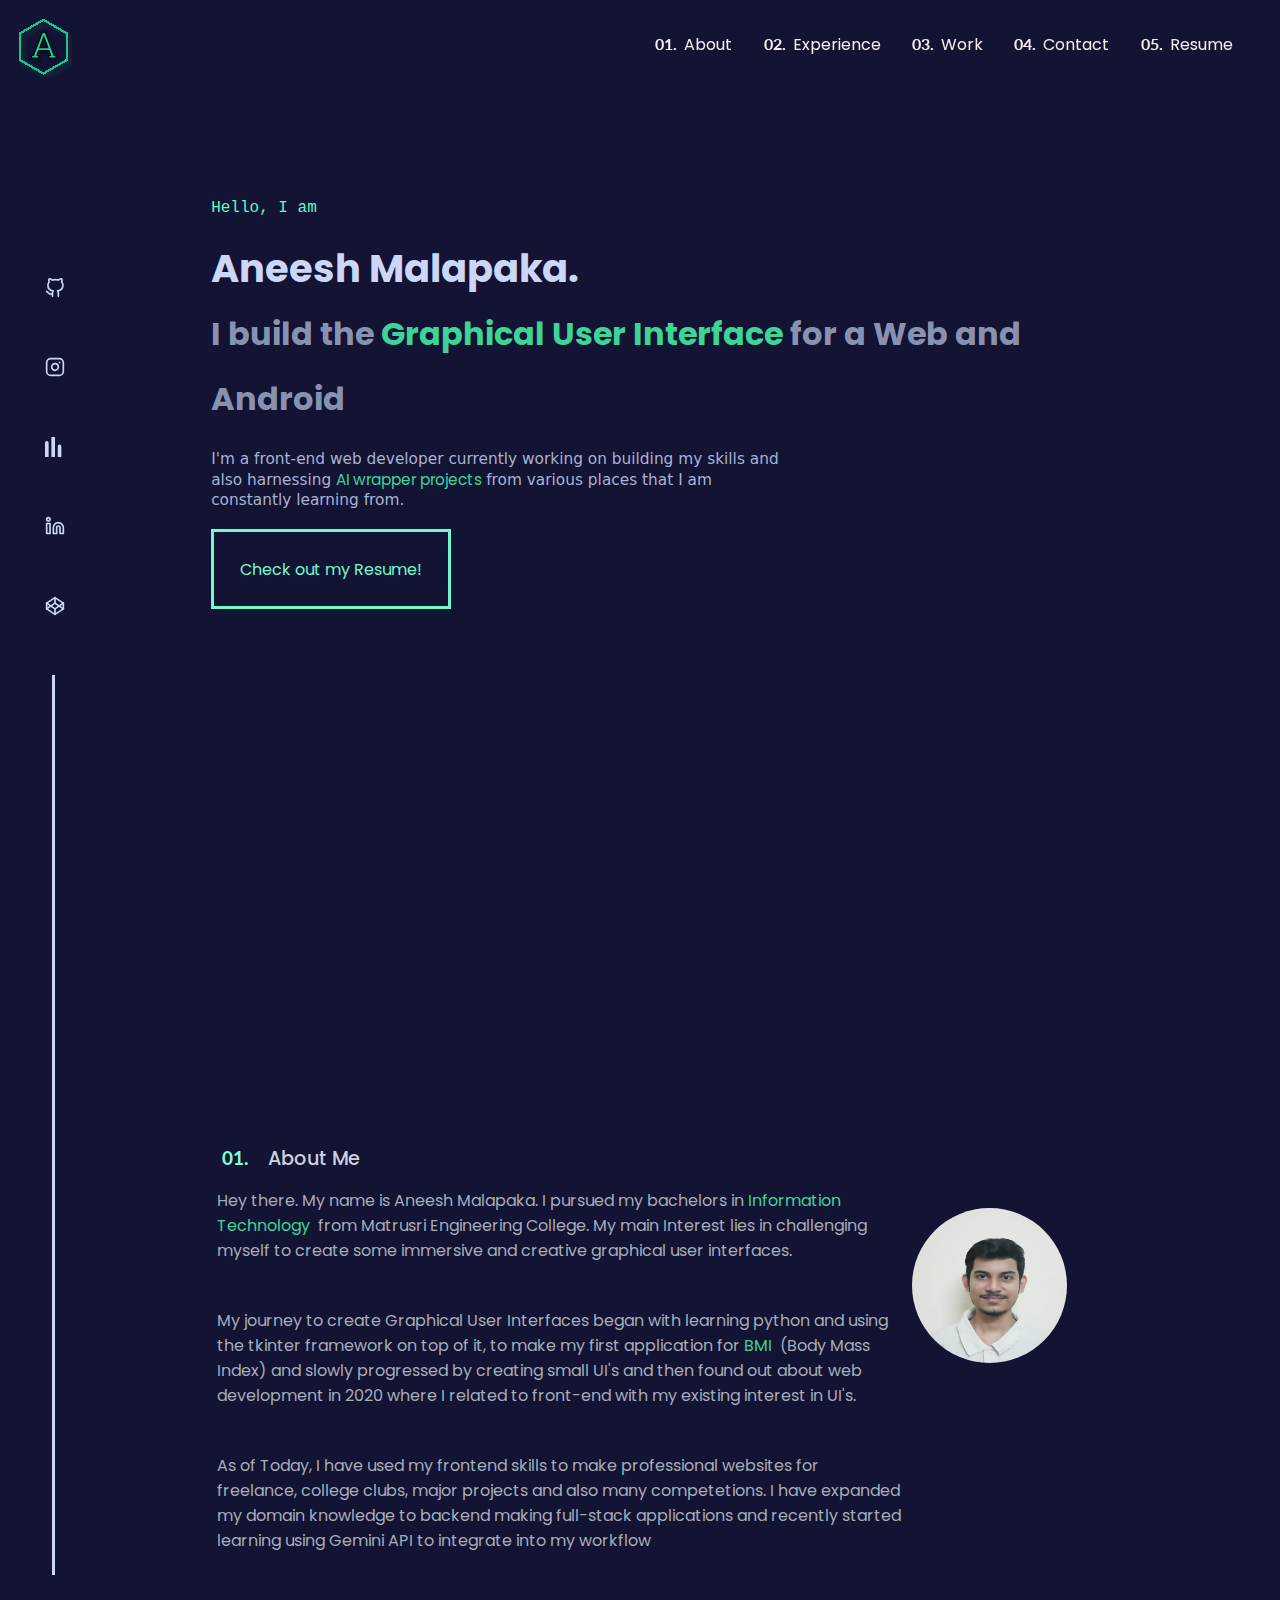
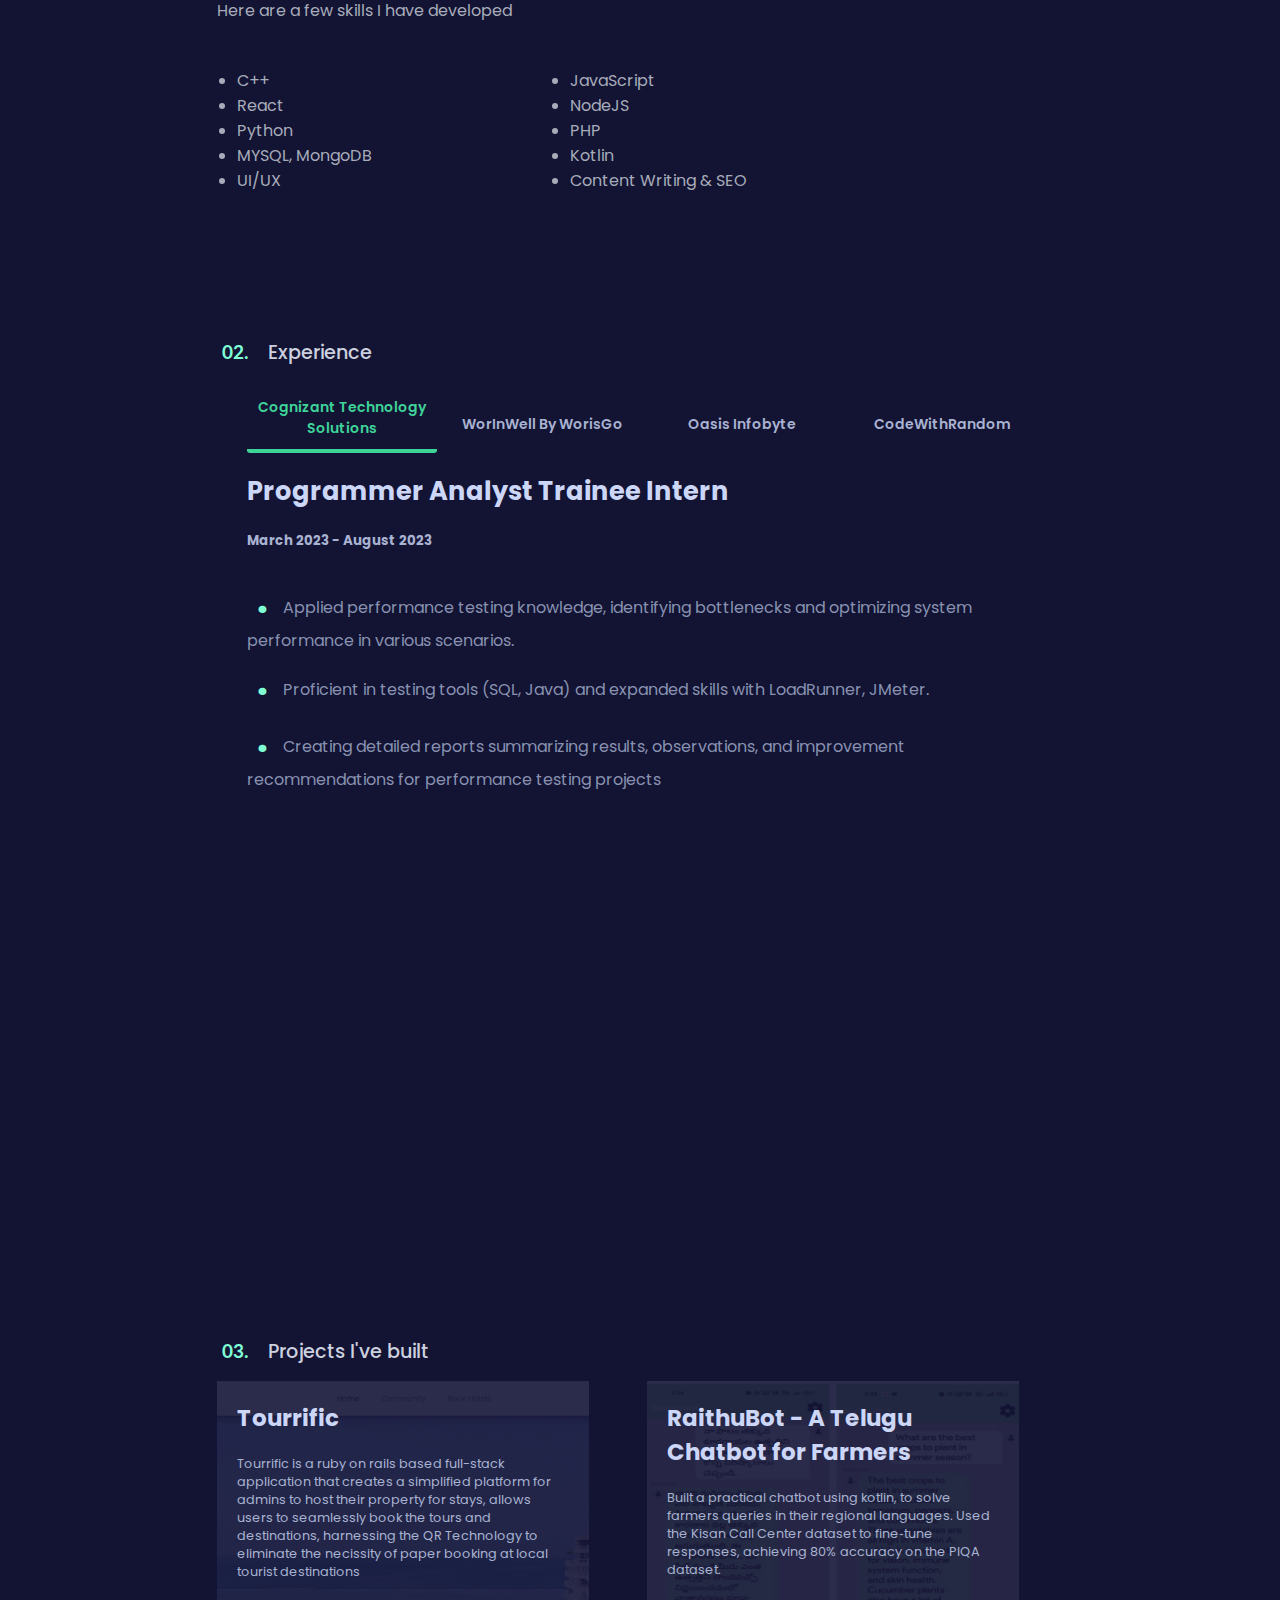
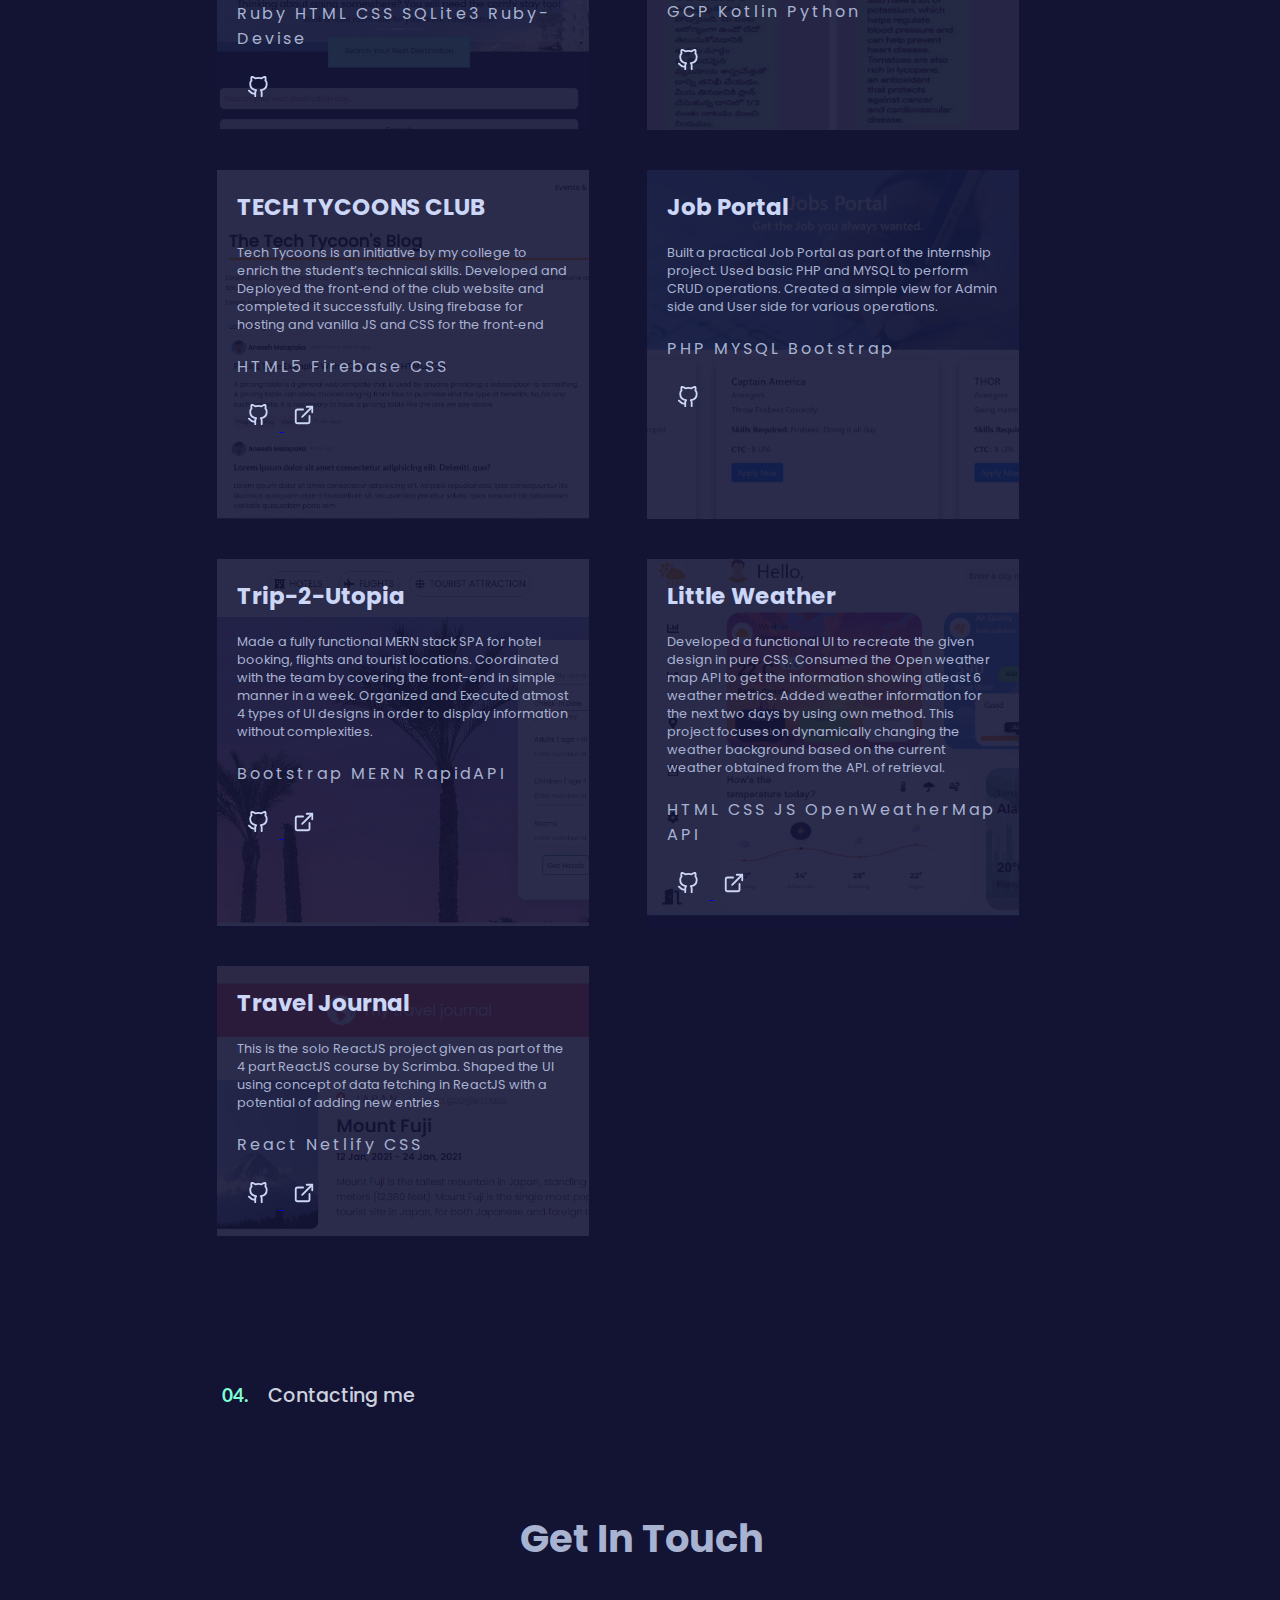
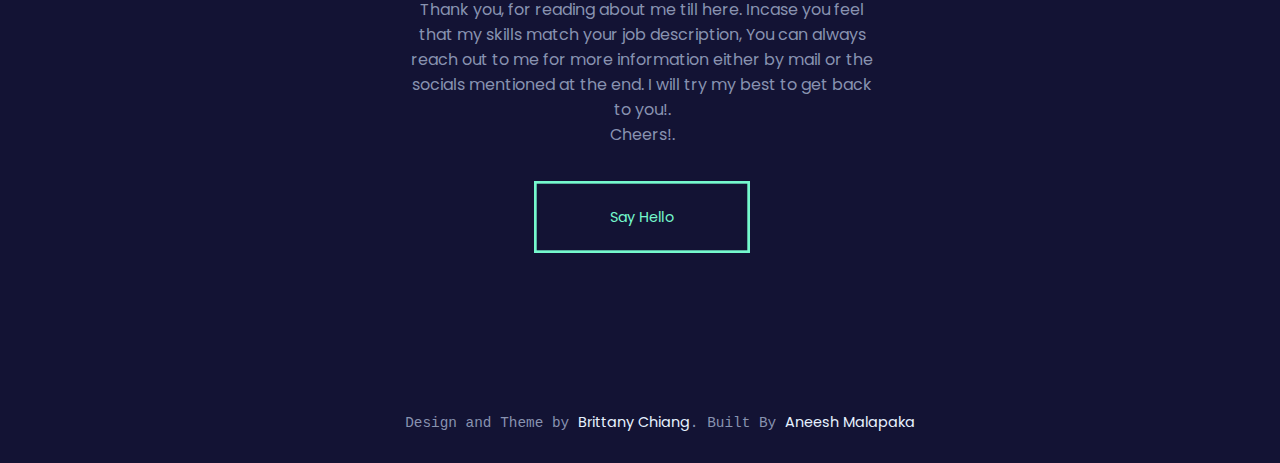
<file: index.html>
<!DOCTYPE html>
<html lang="en">

  <head>
    <meta charset="UTF-8">
    <meta http-equiv="X-UA-Compatible" content="IE=edge">
    <meta name="viewport" content="width=device-width, initial-scale=1.0">
    <title>Aneesh Malapaka</title>
    <link rel="stylesheet" href="style.css">
    <link rel="stylesheet" href="main.css">
    <link rel="icon" href="assets/Portfolio-Logo.ico">
    <!-- Google tag (gtag.js) -->
    <script async src="https://www.googletagmanager.com/gtag/js?id=G-2CQTSH6RHJ"></script>
    <script>
      window.dataLayer = window.dataLayer || [];
      function gtag(){dataLayer.push(arguments);}
      gtag('js', new Date());

      gtag('config', 'G-2CQTSH6RHJ');
    </script>

    <link href="https://cdnjs.cloudflare.com/ajax/libs/font-awesome/5.13.0/css/all.min.css" rel="stylesheet">
  </head>

  <body>
    <header class="primary-header flex">
      <div class="logo">
        <svg class="LogoSvg" viewBox="-6 -2 55 56" fill="none" xmlns="http://www.w3.org/2000/svg">
          <g filter="url(#filter0_d_0_1)">
            <path
              d="M13.0938 37V35.0312L14.7812 34.7969L22.7344 14.25H25.375L33.1875 34.7969L34.8594 35.0312V37H28.3281V35.0312L30.0469 34.7344L28.5469 30.5469H19.4375L17.8906 34.7344L19.6094 35.0312V37H13.0938ZM20.3906 27.9688H27.6094L24.2656 18.7188L24.0781 18.2031H23.9844L23.7969 18.7188L20.3906 27.9688Z"
              fill="#19D29B" />
            <path
              d="M13.0938 37H12.5938V37.5H13.0938V37ZM13.0938 35.0312L13.025 34.536L12.5938 34.5959V35.0312H13.0938ZM14.7812 34.7969L14.85 35.2921L15.1414 35.2517L15.2475 34.9774L14.7812 34.7969ZM22.7344 14.25V13.75H22.3918L22.2681 14.0695L22.7344 14.25ZM25.375 14.25L25.8424 14.0723L25.7198 13.75H25.375V14.25ZM33.1875 34.7969L32.7201 34.9746L32.8252 35.251L33.1181 35.292L33.1875 34.7969ZM34.8594 35.0312H35.3594V34.5965L34.9288 34.5361L34.8594 35.0312ZM34.8594 37V37.5H35.3594V37H34.8594ZM28.3281 37H27.8281V37.5H28.3281V37ZM28.3281 35.0312L28.243 34.5385L27.8281 34.6102V35.0312H28.3281ZM30.0469 34.7344L30.132 35.2271L30.7182 35.1258L30.5176 34.5658L30.0469 34.7344ZM28.5469 30.5469L29.0176 30.3783L28.8989 30.0469H28.5469V30.5469ZM19.4375 30.5469V30.0469H19.0892L18.9685 30.3736L19.4375 30.5469ZM17.8906 34.7344L17.4216 34.5611L17.2134 35.1248L17.8055 35.2271L17.8906 34.7344ZM19.6094 35.0312H20.1094V34.6102L19.6945 34.5385L19.6094 35.0312ZM19.6094 37V37.5H20.1094V37H19.6094ZM20.3906 27.9688L19.9214 27.796L19.6737 28.4688H20.3906V27.9688ZM27.6094 27.9688V28.4688H28.3218L28.0796 27.7988L27.6094 27.9688ZM24.2656 18.7188L24.7358 18.5488L24.7355 18.5479L24.2656 18.7188ZM24.0781 18.2031L24.548 18.0323L24.4283 17.7031H24.0781V18.2031ZM23.9844 18.2031V17.7031H23.6342L23.5145 18.0323L23.9844 18.2031ZM23.7969 18.7188L24.2661 18.8915L24.2668 18.8896L23.7969 18.7188ZM13.5938 37V35.0312H12.5938V37H13.5938ZM13.1625 35.5265L14.85 35.2921L14.7125 34.3016L13.025 34.536L13.1625 35.5265ZM15.2475 34.9774L23.2007 14.4305L22.2681 14.0695L14.315 34.6164L15.2475 34.9774ZM22.7344 14.75H25.375V13.75H22.7344V14.75ZM24.9076 14.4277L32.7201 34.9746L33.6549 34.6192L25.8424 14.0723L24.9076 14.4277ZM33.1181 35.292L34.79 35.5264L34.9288 34.5361L33.2569 34.3017L33.1181 35.292ZM34.3594 35.0312V37H35.3594V35.0312H34.3594ZM34.8594 36.5H28.3281V37.5H34.8594V36.5ZM28.8281 37V35.0312H27.8281V37H28.8281ZM28.4132 35.524L30.132 35.2271L29.9618 34.2417L28.243 34.5385L28.4132 35.524ZM30.5176 34.5658L29.0176 30.3783L28.0762 30.7155L29.5762 34.903L30.5176 34.5658ZM28.5469 30.0469H19.4375V31.0469H28.5469V30.0469ZM18.9685 30.3736L17.4216 34.5611L18.3596 34.9076L19.9065 30.7201L18.9685 30.3736ZM17.8055 35.2271L19.5243 35.524L19.6945 34.5385L17.9757 34.2417L17.8055 35.2271ZM19.1094 35.0312V37H20.1094V35.0312H19.1094ZM19.6094 36.5H13.0938V37.5H19.6094V36.5ZM20.3906 28.4688H27.6094V27.4688H20.3906V28.4688ZM28.0796 27.7988L24.7358 18.5488L23.7954 18.8887L27.1392 28.1387L28.0796 27.7988ZM24.7355 18.5479L24.548 18.0323L23.6082 18.374L23.7957 18.8896L24.7355 18.5479ZM24.0781 17.7031H23.9844V18.7031H24.0781V17.7031ZM23.5145 18.0323L23.327 18.5479L24.2668 18.8896L24.4543 18.374L23.5145 18.0323ZM23.3277 18.546L19.9214 27.796L20.8598 28.1415L24.2661 18.8915L23.3277 18.546Z"
              fill="black" />
          </g>
          <g filter="url(#filter1_d_0_1)">
            <path d="M3 15.0773L23.6506 3.1547L44.3013 15.0773V38.9226L23.6506 50.8453L3 38.9226V15.0773Z"
              stroke="#19D29B" stroke-opacity="0.92" stroke-width="2" shape-rendering="crispEdges" />
          </g>
          <defs>
            <filter id="filter0_d_0_1" x="11.0938" y="12.25" width="27.7656" height="28.75" filterUnits="userSpaceOnUse"
              color-interpolation-filters="sRGB">
              <feFlood flood-opacity="0" result="BackgroundImageFix" />
              <feColorMatrix in="SourceAlpha" type="matrix" values="0 0 0 0 0 0 0 0 0 0 0 0 0 0 0 0 0 0 127 0"
                result="hardAlpha" />
              <feOffset dx="1" dy="1" />
              <feGaussianBlur stdDeviation="1.5" />
              <feComposite in2="hardAlpha" operator="out" />
              <feColorMatrix type="matrix" values="0 0 0 0 0 0 0 0 0 0 0 0 0 0 0 0 0 0 0.25 0" />
              <feBlend mode="normal" in2="BackgroundImageFix" result="effect1_dropShadow_0_1" />
              <feBlend mode="normal" in="SourceGraphic" in2="effect1_dropShadow_0_1" result="shape" />
            </filter>
            <filter id="filter1_d_0_1" x="0" y="0" width="53.3013" height="60" filterUnits="userSpaceOnUse"
              color-interpolation-filters="sRGB">
              <feFlood flood-opacity="0" result="BackgroundImageFix" />
              <feColorMatrix in="SourceAlpha" type="matrix" values="0 0 0 0 0 0 0 0 0 0 0 0 0 0 0 0 0 0 127 0"
                result="hardAlpha" />
              <feOffset dx="3" dy="3" />
              <feGaussianBlur stdDeviation="2.5" />
              <feComposite in2="hardAlpha" operator="out" />
              <feColorMatrix type="matrix" values="0 0 0 0 0.150764 0 0 0 0 0.695833 0 0 0 0 0.499608 0 0 0 0.25 0" />
              <feBlend mode="normal" in2="BackgroundImageFix" result="effect1_dropShadow_0_1" />
              <feBlend mode="normal" in="SourceGraphic" in2="effect1_dropShadow_0_1" result="shape" />
            </filter>
          </defs>
        </svg>
      </div>
      <button class="mobile-nav-toggle" aria-controls="primary-navigation" aria-expanded="false"><span
          class="sr-only">Menu</span></button>
      <nav class="primary-navigation flex in-header" data-visible="false" id="primary-navigation">
        <ul class="flex" data-visible="false">
          <li class="active">
            <a href="#about">
              <span aria-hidden="true">01.</span>About
            </a>
          </li>
          <li>
            <a href="#exp">
              <span aria-hidden="true">02.</span>Experience
            </a>
          </li>
          <li>
            <a href="#projects">
              <span aria-hidden="true">03.</span>Work
            </a>
          </li>
          <li>
            <a href="#contact">
              <span aria-hidden="true">04.</span>Contact
            </a>
          </li>
          <li>
            <a href="#home">
              <span aria-hidden="true">05.</span>Resume
            </a>
          </li>
        </ul>
      </nav>
    </header>
    <nav class="primary-navigation flex out-header" data-visible="false" id="primary-navigation">
      <ul class="flex" data-visible="false">
        <li class="active">
          <a href="#about">
            <span aria-hidden="true">01.</span>About
          </a>
        </li>
        <li>
          <a href="#exp">
            <span aria-hidden="true">02.</span>Experience
          </a>
        </li>
        <li>
          <a href="#projects">
            <span aria-hidden="true">03.</span>Work
          </a>
        </li>
        <li>
          <a href="#contact">
            <span aria-hidden="true">04.</span>Contact
          </a>
        </li>
        <li>
          <a href="#home">
            <span aria-hidden="true">05.</span>Resume
          </a>
        </li>
      </ul>
    </nav>
    <main>
      <section class="social--icons icons--desk">
        <ul class="icon--list">
          <li>
            <a href="https://github.com/Aneesh-Malapaka" aria-label="GitHub" rel="noopener noreferrer"
              target="_blank"><svg xmlns="http://www.w3.org/2000/svg" role="img" viewBox="0 0 24 24" fill="none"
                stroke="currentColor" stroke-width="2" stroke-linecap="round" stroke-linejoin="round"
                class="feather feather-github">
                <title>GitHub</title>
                <path
                  d="M9 19c-5 1.5-5-2.5-7-3m14 6v-3.87a3.37 3.37 0 0 0-.94-2.61c3.14-.35 6.44-1.54 6.44-7A5.44 5.44 0 0 0 20 4.77 5.07 5.07 0 0 0 19.91 1S18.73.65 16 2.48a13.38 13.38 0 0 0-7 0C6.27.65 5.09 1 5.09 1A5.07 5.07 0 0 0 5 4.77a5.44 5.44 0 0 0-1.5 3.78c0 5.42 3.3 6.61 6.44 7A3.37 3.37 0 0 0 9 18.13V22">
                </path>
              </svg>
            </a>
          </li>
          <li><a href="https://www.instagram.com/aneesh_malapaka/" aria-label="Instagram" rel="noopener noreferrer"
              target="_blank"><svg xmlns="http://www.w3.org/2000/svg" role="img" viewBox="0 0 24 24" fill="none"
                stroke="currentColor" stroke-width="2" stroke-linecap="round" stroke-linejoin="round"
                class="feather feather-instagram">
                <title>Instagram</title>
                <rect x="2" y="2" width="20" height="20" rx="5" ry="5"></rect>
                <path d="M16 11.37A4 4 0 1 1 12.63 8 4 4 0 0 1 16 11.37z"></path>
                <line x1="17.5" y1="6.5" x2="17.51" y2="6.5"></line>
              </svg></a></li>
          <li><a href="https://codeforces.com/profile/DeepCoder001" aria-label="codeforces" rel="noopener noreferrer"
              target="_blank"><svg width="58" height="66" viewBox="0 0 58 66" fill="none"
                xmlns="http://www.w3.org/2000/svg">
                <title>codeforces</title>
                <rect x="0.25" y="17.25" width="3.5" height="48.5" rx="2.75" stroke="currentColor" stroke-width="8.5" />
                <rect x="42.25" y="29.25" width="3.5" height="36.5" rx="2.75" stroke="currentColor"
                  stroke-width="8.5" />
                <rect x="21.25" y="0.25" width="3.5" height="65.5" rx="2.75" stroke="currentColor" stroke-width="8.5" />
              </svg>

            </a></li>
          <li><a href="https://www.linkedin.com/in/aneesh-malapaka/" aria-label="Linkedin" rel="noopener noreferrer"
              target="_blank"><svg xmlns="http://www.w3.org/2000/svg" role="img" viewBox="0 0 24 24" fill="none"
                stroke="currentColor" stroke-width="2" stroke-linecap="round" stroke-linejoin="round"
                class="feather feather-linkedin">
                <title>LinkedIn</title>
                <path d="M16 8a6 6 0 0 1 6 6v7h-4v-7a2 2 0 0 0-2-2 2 2 0 0 0-2 2v7h-4v-7a6 6 0 0 1 6-6z"></path>
                <rect x="2" y="9" width="4" height="12"></rect>
                <circle cx="4" cy="4" r="2"></circle>
              </svg></a></li>
          <li><a href="https://codepen.io/DeepCoder001" aria-label="Codepen" rel="noopener noreferrer"
              target="_blank"><svg xmlns="http://www.w3.org/2000/svg" role="img" viewBox="0 0 24 24" fill="none"
                stroke="currentColor" stroke-width="2" stroke-linecap="round" stroke-linejoin="round"
                class="feather feather-codepen">
                <title>CodePen</title>
                <polygon points="12 2 22 8.5 22 15.5 12 22 2 15.5 2 8.5 12 2"></polygon>
                <line x1="12" y1="22" x2="12" y2="15.5"></line>
                <polyline points="22 8.5 12 15.5 2 8.5"></polyline>
                <polyline points="2 15.5 12 8.5 22 15.5"></polyline>
                <line x1="12" y1="2" x2="12" y2="8.5"></line>
              </svg></a></li>
        </ul>
        <div class="line"></div>
      </section>
      <section class="main--content">
        <section class="intro--section intro flex" id="home">

          <p class="start">Hello, I am</p>

          <div class="name">
            Aneesh Malapaka. <br>
            <span class="sec">
              I build the
              <span class="highlight">Graphical User Interface</span> for a
              Web and Android
            </span>
          </div>

          <p class="text">
            I'm a front-end web developer currently working on building my
            skills and also harnessing <span class="highlight">AI wrapper projects&nbsp;</span>from
            various places that I am constantly learning from.
          </p>

          <div class="resume">
            <a class="resumel" href="https://drive.google.com/file/d/1N-5cWnRRSXo-2qDxof18qqM3uPQCt2OI/view?usp=sharing"
              target="_blank">Check out
              my Resume!</a>
          </div>

        </section>
        <section class="about--section about" id="about">
          <h2 class="number--heading">
            <span aria-hidden="true">01.&nbsp;&nbsp;</span>About Me
          </h2>
          <div class="abt--content flex">
            <div class="abt--box flex">
              <div class="abt--text flex">
                <p>Hey there. My name is Aneesh Malapaka. I pursued my bachelors
                  in <span class="highlight">Information Technology&nbsp;</span> from Matrusri
                  Engineering College. My main Interest lies in challenging myself to create some immersive
                  and creative graphical user interfaces.
                </p>
                <p>
                  My journey to create Graphical User Interfaces began with learning python and using the tkinter
                  framework
                  on top of it, to make my first application for <span class="highlight">BMI&nbsp;</span> (Body Mass
                  Index) and slowly progressed by creating small UI's and then found out about web development in 2020
                  where
                  I related to front-end with my existing interest in UI's.
                </p>
                <p>
                  As of Today, I have used my frontend skills to make professional websites for freelance, college clubs, major projects and also many competetions. I have expanded my domain knowledge to backend making full-stack applications and recently started learning using <span class="hightlight">Gemini API</span> to integrate into my workflow
                </p>
                <p>Here are a few skills I have developed</p>
              </div>
              <ul class="skills">
                <li>C++</li>
                <li>JavaScript</li>
                <li>React</li>
                <li>NodeJS</li>
                <li>Python</li>
                <li>PHP</li>
                <li>MYSQL, MongoDB</li>
                <li>Kotlin</li>
                <li>UI/UX</li>
                <li>Content Writing & SEO</li>
              </ul>
            </div>
            <div class="image--myself">
              <div class="outer--ou">
                <div class="outer">
                  <img src="assets/aneeshPic.jpg" alt="myimg">
                </div>
              </div>
            </div>
          </div>
        </section>
        <section class="experience--section experience" id="exp">
          <div class="exp--outer">
            <h2 class="number--heading">
              <span aria-hidden="true">02.&nbsp;&nbsp;</span>Experience
            </h2>
            <div class="tabs">
              <div class="tab-header">
                <div class="active">
                  <p>Cognizant Technology Solutions</p>
                </div>
                <div >
                  <p>WorInWell by WorisGo</p>
                </div>
                <div>
                  <p>Oasis Infobyte</p>
                </div>
                <div>
                  <p>CodeWithRandom</p>
                </div>
              </div>
              <div class="tab-body">
                <div class="active">
                  <h2 class="title">Programmer Analyst Trainee Intern</h2>
                  <h6>March 2023 - August 2023 </h6>
                  <ul>
                    <li>
                      Applied performance testing knowledge, identifying bottlenecks and optimizing system performance in various scenarios.
                    </li>
                    <li>
                      Proficient in testing tools (SQL, Java) and expanded skills with LoadRunner, JMeter.
                    </li>
                    <li>
                      Creating detailed reports summarizing results, observations, and improvement recommendations for
                      performance testing projects
                    </li>
                  </ul>
                </div>
                <div>
                  <h2 class="title">WEB DEVELOPMENT INTERN</h2>
                  <h6>Jul 2022 – Sep 2022 </h6>
                  <ul>
                    <li>Learned and used PHP for the internship project and achieved a
                      working job portal application.
                    </li>
                    <li>Used CSS library Bootstrap to optimize the application for all devices.</li>
                  </ul>
                </div>
                <div>
                  <h2 class="title">WEB DESIGN AND DEVELOPMENT INTERN</h2>
                  <h6 class="date">June 2022 – Jul 2022 </h6>
                  <ul>
                    <li>Have successfully integrated functional code from the chosen tasks.
                    </li>
                    <li>Included frameworks such as Bootstrap for The User Interface</li>
                    <li>
                      Managed to learn and apply new concepts for the tasks.
                    </li>
                  </ul>
                </div>
                <div>
                  <h2 class="title">CONTENT WRITING INTERN</h2>
                  <h6 class="date">Dec 2021 – May 2022 </h6>
                  <ul>
                    <li>Daily tasks include researching about 5‑10 article topics.
                    </li>
                    <li>Writing the code to the articles in simplistic manner</li>
                    <li>
                      Implemented SEO standards and Strengthened the existing articles
                      interaction by <span class="highlight">atleast 30%</span>.
                    </li>
                    <li>
                      Creating scripts and shorts for promotional content and got an average
                      of <span class="highlight">20,000</span> views.
                    </li>
                  </ul>
                </div>
              </div>
            </div>

          </div>
        </section>
        <section class="projects--section projects" id="projects">
          <h2 class="number--heading">
            <span aria-hidden="true">03.&nbsp;&nbsp;</span>Projects I've built
          </h2>
          <div class="pro--box grid">
            <!-- <div class="overlay"></div> -->
            <div class="pro--card flex pro7">
              <div class="overlay"></div>
              <h3 class="whiteC">Tourrific</h3>
              <p class="pro--desc lslate">Tourrific is a ruby on rails based full-stack application that creates a simplified platform for admins to host their property for stays, allows users to seamlessly book the tours and destinations, harnessing the QR Technology to eliminate the necissity of paper booking at local tourist destinations</p>
              <p class="tech--stack lslate">Ruby HTML CSS SQLite3 Ruby-Devise</p>
              <div class="links llslate">
                <a href="https://github.com/Aneesh-Malapaka/Tourrific" target="_blank" rel="noopener noreferrer">
                  <svg xmlns="http://www.w3.org/2000/svg" role="img" viewBox="0 0 24 24" fill="none"
                    stroke="currentColor" stroke-width="2" stroke-linecap="round" stroke-linejoin="round"
                    class="feather feather-github">
                    <title>GitHub</title>
                    <path
                      d="M9 19c-5 1.5-5-2.5-7-3m14 6v-3.87a3.37 3.37 0 0 0-.94-2.61c3.14-.35 6.44-1.54 6.44-7A5.44 5.44 0 0 0 20 4.77 5.07 5.07 0 0 0 19.91 1S18.73.65 16 2.48a13.38 13.38 0 0 0-7 0C6.27.65 5.09 1 5.09 1A5.07 5.07 0 0 0 5 4.77a5.44 5.44 0 0 0-1.5 3.78c0 5.42 3.3 6.61 6.44 7A3.37 3.37 0 0 0 9 18.13V22">
                    </path>
                  </svg>
                </a>
              </div>
            </div>
            <div class="pro--card flex pro6">
              <div class="overlay"></div>
              <h3 class="whiteC">RaithuBot - A Telugu Chatbot
                for Farmers</h3>
              <p class="pro--desc lslate"> Built a practical chatbot using kotlin, to solve farmers queries in their
                regional languages. Used the Kisan Call Center dataset to fine‑tune responses, achieving
                80% accuracy on the PIQA dataset.</p>
              <p class="tech--stack lslate">GCP Kotlin Python</p>
              <div class="links llslate">
                <a href="https://github.com/Aneesh-Malapaka/raithubot-training" target="_blank" rel="noopener noreferrer">
                  <svg xmlns="http://www.w3.org/2000/svg" role="img" viewBox="0 0 24 24" fill="none"
                    stroke="currentColor" stroke-width="2" stroke-linecap="round" stroke-linejoin="round"
                    class="feather feather-github">
                    <title>GitHub</title>
                    <path
                      d="M9 19c-5 1.5-5-2.5-7-3m14 6v-3.87a3.37 3.37 0 0 0-.94-2.61c3.14-.35 6.44-1.54 6.44-7A5.44 5.44 0 0 0 20 4.77 5.07 5.07 0 0 0 19.91 1S18.73.65 16 2.48a13.38 13.38 0 0 0-7 0C6.27.65 5.09 1 5.09 1A5.07 5.07 0 0 0 5 4.77a5.44 5.44 0 0 0-1.5 3.78c0 5.42 3.3 6.61 6.44 7A3.37 3.37 0 0 0 9 18.13V22">
                    </path>
                  </svg>
                </a>
              </div>
            </div>
            <div class="pro--card flex pro5">
              <div class="overlay"></div>
              <h3 class="whiteC">TECH TYCOONS CLUB</h3>
              <p class="pro--desc lslate"> Tech Tycoons is an initiative by my college to enrich the student’s
                technical skills. Developed and Deployed the front‑end of the club website and
                completed it successfully. Using firebase for hosting and vanilla JS and
                CSS for the front‑end</p>
              <p class="tech--stack lslate">HTML5 Firebase CSS</p>
              <div class="links llslate">
                <a href="https://github.com/tech-tycoons-club" target="_blank" rel="noopener noreferrer">
                  <svg xmlns="http://www.w3.org/2000/svg" role="img" viewBox="0 0 24 24" fill="none"
                    stroke="currentColor" stroke-width="2" stroke-linecap="round" stroke-linejoin="round"
                    class="feather feather-github">
                    <title>GitHub</title>
                    <path
                      d="M9 19c-5 1.5-5-2.5-7-3m14 6v-3.87a3.37 3.37 0 0 0-.94-2.61c3.14-.35 6.44-1.54 6.44-7A5.44 5.44 0 0 0 20 4.77 5.07 5.07 0 0 0 19.91 1S18.73.65 16 2.48a13.38 13.38 0 0 0-7 0C6.27.65 5.09 1 5.09 1A5.07 5.07 0 0 0 5 4.77a5.44 5.44 0 0 0-1.5 3.78c0 5.42 3.3 6.61 6.44 7A3.37 3.37 0 0 0 9 18.13V22">
                    </path>
                  </svg>
                </a>
                <a href="https://tech-tycoons-club.web.app" target="_blank" rel="noopener noreferrer">
                  <svg xmlns="http://www.w3.org/2000/svg" role="img" viewBox="0 0 24 24" fill="none"
                    stroke="currentColor" stroke-width="2" stroke-linecap="round" stroke-linejoin="round"
                    class="feather feather-external-link">
                    <title>External Link</title>
                    <path d="M18 13v6a2 2 0 0 1-2 2H5a2 2 0 0 1-2-2V8a2 2 0 0 1 2-2h6"></path>
                    <polyline points="15 3 21 3 21 9"></polyline>
                    <line x1="10" y1="14" x2="21" y2="3"></line>
                  </svg>
                </a>
              </div>
            </div>
            <div class="pro--card flex pro1">
              <div class="overlay"></div>
              <h3 class="whiteC">Job Portal</h3>
              <p class="pro--desc lslate">Built a practical Job Portal as part of the internship project.
                Used basic PHP and MYSQL to perform CRUD operations.
                Created a simple view for Admin side and User side for various
                operations.</p>
              <p class="tech--stack lslate">PHP MYSQL Bootstrap</p>
              <div class="links llslate">
                <a href="https://github.com/Aneesh-Malapaka/Job-Portal" target="_blank" rel="noopener noreferrer">
                  <svg xmlns="http://www.w3.org/2000/svg" role="img" viewBox="0 0 24 24" fill="none"
                    stroke="currentColor" stroke-width="2" stroke-linecap="round" stroke-linejoin="round"
                    class="feather feather-github">
                    <title>GitHub</title>
                    <path
                      d="M9 19c-5 1.5-5-2.5-7-3m14 6v-3.87a3.37 3.37 0 0 0-.94-2.61c3.14-.35 6.44-1.54 6.44-7A5.44 5.44 0 0 0 20 4.77 5.07 5.07 0 0 0 19.91 1S18.73.65 16 2.48a13.38 13.38 0 0 0-7 0C6.27.65 5.09 1 5.09 1A5.07 5.07 0 0 0 5 4.77a5.44 5.44 0 0 0-1.5 3.78c0 5.42 3.3 6.61 6.44 7A3.37 3.37 0 0 0 9 18.13V22">
                    </path>
                  </svg>
                </a>
              </div>
            </div>
            <div class="pro--card flex pro2">
              <div class="overlay"></div>
              <h3 class="whiteC">Trip-2-Utopia</h3>
              <p class="pro--desc lslate">Made a fully functional MERN stack SPA for hotel booking, flights and
                tourist locations. Coordinated with the team by covering the front-end in simple manner
                in a week. Organized and Executed atmost 4 types of UI designs in order to display
                information without complexities.</p>
              <p class="tech--stack lslate">Bootstrap MERN RapidAPI </p>
              <div class="links llslate">
                <a href="https://github.com/Aneesh-Malapaka/Trip-To-Utopia" target="_blank" rel="noopener noreferrer">
                  <svg xmlns="http://www.w3.org/2000/svg" role="img" viewBox="0 0 24 24" fill="none"
                    stroke="currentColor" stroke-width="2" stroke-linecap="round" stroke-linejoin="round"
                    class="feather feather-github">
                    <title>GitHub</title>
                    <path
                      d="M9 19c-5 1.5-5-2.5-7-3m14 6v-3.87a3.37 3.37 0 0 0-.94-2.61c3.14-.35 6.44-1.54 6.44-7A5.44 5.44 0 0 0 20 4.77 5.07 5.07 0 0 0 19.91 1S18.73.65 16 2.48a13.38 13.38 0 0 0-7 0C6.27.65 5.09 1 5.09 1A5.07 5.07 0 0 0 5 4.77a5.44 5.44 0 0 0-1.5 3.78c0 5.42 3.3 6.61 6.44 7A3.37 3.37 0 0 0 9 18.13V22">
                    </path>
                  </svg>
                </a>
                <a href="https://trip-to-utopia.netlify.app/" target="_blank" rel="noopener noreferrer">
                  <svg xmlns="http://www.w3.org/2000/svg" role="img" viewBox="0 0 24 24" fill="none"
                    stroke="currentColor" stroke-width="2" stroke-linecap="round" stroke-linejoin="round"
                    class="feather feather-external-link">
                    <title>External Link</title>
                    <path d="M18 13v6a2 2 0 0 1-2 2H5a2 2 0 0 1-2-2V8a2 2 0 0 1 2-2h6"></path>
                    <polyline points="15 3 21 3 21 9"></polyline>
                    <line x1="10" y1="14" x2="21" y2="3"></line>
                  </svg>
                </a>
              </div>
            </div>
            <div class="pro--card flex pro3">
              <div class="overlay"></div>
              <h3 class="whiteC">Little Weather</h3>
              <p class="pro--desc lslate">
                Developed a functional UI to recreate the given design in pure CSS. Consumed the Open weather map API to
                get the information showing atleast 6 weather metrics. Added weather information for the next two days by using own method. This project focuses on dynamically changing the weather background based on the current weather obtained from the API. 
                of retrieval. 
              </p>
              <p class="tech--stack lslate">HTML CSS JS OpenWeatherMap API </p>
              <div class="links llslate">
                <a href="https://github.com/Aneesh-Malapaka/KittyWeatherApp" target="_blank"
                  rel="noopener noreferrer">
                  <svg xmlns="http://www.w3.org/2000/svg" role="img" viewBox="0 0 24 24" fill="none"
                    stroke="currentColor" stroke-width="2" stroke-linecap="round" stroke-linejoin="round"
                    class="feather feather-github">
                    <title>GitHub</title>
                    <path
                      d="M9 19c-5 1.5-5-2.5-7-3m14 6v-3.87a3.37 3.37 0 0 0-.94-2.61c3.14-.35 6.44-1.54 6.44-7A5.44 5.44 0 0 0 20 4.77 5.07 5.07 0 0 0 19.91 1S18.73.65 16 2.48a13.38 13.38 0 0 0-7 0C6.27.65 5.09 1 5.09 1A5.07 5.07 0 0 0 5 4.77a5.44 5.44 0 0 0-1.5 3.78c0 5.42 3.3 6.61 6.44 7A3.37 3.37 0 0 0 9 18.13V22">
                    </path>
                  </svg>
                </a>
                <a href="https://little-weather.netlify.app/" target="_blank" rel="noopener noreferrer">
                  <svg xmlns="http://www.w3.org/2000/svg" role="img" viewBox="0 0 24 24" fill="none"
                    stroke="currentColor" stroke-width="2" stroke-linecap="round" stroke-linejoin="round"
                    class="feather feather-external-link">
                    <title>External Link</title>
                    <path d="M18 13v6a2 2 0 0 1-2 2H5a2 2 0 0 1-2-2V8a2 2 0 0 1 2-2h6"></path>
                    <polyline points="15 3 21 3 21 9"></polyline>
                    <line x1="10" y1="14" x2="21" y2="3"></line>
                  </svg>
                </a>
              </div>
            </div>
            <div class="pro--card flex pro4">
              <div class="overlay"></div>
              <h3 class="whiteC">Travel Journal</h3>
              <p class="pro--desc lslate">This is the solo ReactJS project given as part of the 4 part ReactJS
                course by Scrimba. Shaped the UI using concept of data fetching in ReactJS with a potential
                of adding new entries</p>
              <p class="tech--stack lslate">React Netlify CSS</p>
              <div class="links llslate">
                <a href="https://github.com/Aneesh-Malapaka/Scrimba-Journal-Project" target="_blank"
                  rel="noopener noreferrer">
                  <svg xmlns="http://www.w3.org/2000/svg" role="img" viewBox="0 0 24 24" fill="none"
                    stroke="currentColor" stroke-width="2" stroke-linecap="round" stroke-linejoin="round"
                    class="feather feather-github">
                    <title>GitHub</title>
                    <path
                      d="M9 19c-5 1.5-5-2.5-7-3m14 6v-3.87a3.37 3.37 0 0 0-.94-2.61c3.14-.35 6.44-1.54 6.44-7A5.44 5.44 0 0 0 20 4.77 5.07 5.07 0 0 0 19.91 1S18.73.65 16 2.48a13.38 13.38 0 0 0-7 0C6.27.65 5.09 1 5.09 1A5.07 5.07 0 0 0 5 4.77a5.44 5.44 0 0 0-1.5 3.78c0 5.42 3.3 6.61 6.44 7A3.37 3.37 0 0 0 9 18.13V22">
                    </path>
                  </svg>
                </a>
                <a href="https://scrimba-project-journal.netlify.app/" target="_blank" rel="noopener noreferrer">
                  <svg xmlns="http://www.w3.org/2000/svg" role="img" viewBox="0 0 24 24" fill="none"
                    stroke="currentColor" stroke-width="2" stroke-linecap="round" stroke-linejoin="round"
                    class="feather feather-external-link">
                    <title>External Link</title>
                    <path d="M18 13v6a2 2 0 0 1-2 2H5a2 2 0 0 1-2-2V8a2 2 0 0 1 2-2h6"></path>
                    <polyline points="15 3 21 3 21 9"></polyline>
                    <line x1="10" y1="14" x2="21" y2="3"></line>
                  </svg>
                </a>
              </div>
            </div>

          </div>
        </section>
        <section class="contact--section contact" id="contact">
          <h2 class="number--heading num--contact">
            <span aria-hidden="true">04.&nbsp;&nbsp;</span>Contacting me
          </h2>
          <div class="con--box flex">
            <h2 class="con--title lslate">
              Get In Touch
            </h2>
            <p class="slateC" style="text-align: center;">
              Thank you, for reading about me till here. Incase you feel that my skills match
              your job description, You can always reach out to me for more information either by
              mail or the socials mentioned at the end. I will try my best to get back to you!.
              <br>
              Cheers!.
            </p>
            <div class="hello--box">
              <a href="mailto:aneeshmalapaka@gmailcom" class="hello">Say Hello</a>
            </div>
          </div>
        </section>
      </section>
      <!-- <section class="mail flex">
        <div class="mail--con">
          <a href="mailto:">aneeshmalapaka@gmailcom</a>
        </div>
        <div class="line"></div>
      </section> -->
    </main>
    <footer class="footer--box">
      <div class="icon--mob">
        <ul class="icon--list">
          <li>
            <a href="https://github.com/Aneesh-Malapaka" aria-label="GitHub" rel="noopener noreferrer"
              target="_blank"><svg xmlns="http://www.w3.org/2000/svg" role="img" viewBox="0 0 24 24" fill="none"
                stroke="currentColor" stroke-width="2" stroke-linecap="round" stroke-linejoin="round"
                class="feather feather-github">
                <title>GitHub</title>
                <path
                  d="M9 19c-5 1.5-5-2.5-7-3m14 6v-3.87a3.37 3.37 0 0 0-.94-2.61c3.14-.35 6.44-1.54 6.44-7A5.44 5.44 0 0 0 20 4.77 5.07 5.07 0 0 0 19.91 1S18.73.65 16 2.48a13.38 13.38 0 0 0-7 0C6.27.65 5.09 1 5.09 1A5.07 5.07 0 0 0 5 4.77a5.44 5.44 0 0 0-1.5 3.78c0 5.42 3.3 6.61 6.44 7A3.37 3.37 0 0 0 9 18.13V22">
                </path>
              </svg>
            </a>
          </li>
          <li><a href="https://www.instagram.com/aneesh_malapaka/" aria-label="Instagram" rel="noopener noreferrer"
              target="_blank"><svg xmlns="http://www.w3.org/2000/svg" role="img" viewBox="0 0 24 24" fill="none"
                stroke="currentColor" stroke-width="2" stroke-linecap="round" stroke-linejoin="round"
                class="feather feather-instagram">
                <title>Instagram</title>
                <rect x="2" y="2" width="20" height="20" rx="5" ry="5"></rect>
                <path d="M16 11.37A4 4 0 1 1 12.63 8 4 4 0 0 1 16 11.37z"></path>
                <line x1="17.5" y1="6.5" x2="17.51" y2="6.5"></line>
              </svg></a></li>
          <li><a href="https://codeforces.com/profile/DeepCoder001" aria-label="codeforces" rel="noopener noreferrer"
              target="_blank"><svg width="58" height="66" viewBox="0 0 58 66" fill="none"
                xmlns="http://www.w3.org/2000/svg">
                <rect x="0.25" y="17.25" width="3.5" height="48.5" rx="2.75" stroke="currentColor" stroke-width="8.5" />
                <rect x="42.25" y="29.25" width="3.5" height="36.5" rx="2.75" stroke="currentColor"
                  stroke-width="8.5" />
                <rect x="21.25" y="0.25" width="3.5" height="65.5" rx="2.75" stroke="currentColor" stroke-width="8.5" />
              </svg>

            </a></li>
          <li><a href="https://www.linkedin.com/in/aneesh-malapaka/" aria-label="Linkedin" rel="noopener noreferrer"
              target="_blank"><svg xmlns="http://www.w3.org/2000/svg" role="img" viewBox="0 0 24 24" fill="none"
                stroke="currentColor" stroke-width="2" stroke-linecap="round" stroke-linejoin="round"
                class="feather feather-linkedin">
                <title>LinkedIn</title>
                <path d="M16 8a6 6 0 0 1 6 6v7h-4v-7a2 2 0 0 0-2-2 2 2 0 0 0-2 2v7h-4v-7a6 6 0 0 1 6-6z"></path>
                <rect x="2" y="9" width="4" height="12"></rect>
                <circle cx="4" cy="4" r="2"></circle>
              </svg></a></li>
          <li><a href="https://codepen.io/DeepCoder001" aria-label="Codepen" rel="noopener noreferrer"
              target="_blank"><svg xmlns="http://www.w3.org/2000/svg" role="img" viewBox="0 0 24 24" fill="none"
                stroke="currentColor" stroke-width="2" stroke-linecap="round" stroke-linejoin="round"
                class="feather feather-codepen">
                <title>CodePen</title>
                <polygon points="12 2 22 8.5 22 15.5 12 22 2 15.5 2 8.5 12 2"></polygon>
                <line x1="12" y1="22" x2="12" y2="15.5"></line>
                <polyline points="22 8.5 12 15.5 2 8.5"></polyline>
                <polyline points="2 15.5 12 8.5 22 15.5"></polyline>
                <line x1="12" y1="2" x2="12" y2="8.5"></line>
              </svg></a></li>
        </ul>
      </div>
      <div class="footer--text slateC">
        Design and Theme by <a href="https://github.com/bchiang7" class="whiteC">Brittany Chiang</a>. Built By <a
          href="https://github.com/Aneesh-Malapaka" class="whiteC">Aneesh
          Malapaka</a>
      </div>
    </footer>
    <!-- particles.js container -->
    <script src="nav-toggle.js"></script>
  </body>

</html>
</file>
<file: style.css>
@import url('https://fonts.googleapis.com/css2?family=Lato:ital,wght@0,400;0,700;1,300;1,400&family=Poppins:wght@300;400;500&display=swap');

:root {
    --navy: #131334;
}

* {
    margin: 0;
    padding: 0;
    font-family: Poppins, sans-serif;
    box-sizing: border-box;
    /* color: #fff; */
}

body {
    background-color: var(--navy);
    overflow-x: hidden;
    width: 100vw;
}

::-webkit-scrollbar {
    width: 10px;
}


::-webkit-scrollbar-thumb {
    background: rgb(202, 198, 198);
    border-radius: 10px;
}

.tab-header::-webkit-scrollbar {
    height: 5px; 
}

.tab-header::-webkit-scrollbar-thumb {
    background: #3ed498;
    border-radius: 10px;
}

.sr-only {
    position: absolute;
    width: 1px;
    height: 1px;
    padding: 0;
    margin: -1px;
    overflow: hidden;
    clip: rect(0, 0, 0, 0);
    border: 0;
}

.flex {
    display: flex;
    gap: var(--gap, 1rem);
}

.grid {
    display: grid;
    gap: var(--gap, 1rem);
}

header {
    /* border: 2px solid red; */
    align-items: center;
    justify-content: space-between;
    width: 99.8vw;
    backdrop-filter: blur(0.5rem);
    position: relative;
}



.fixed-top {
    position: fixed;
    top: 0;
    /* width: 100%; */
    /* background-color: black; */
    color: white;
}

.mobile-nav-toggle {
    display: none;
}

.primary-navigation,
ul {
    list-style: none;
    margin: 0;
    padding: 0;
}


.primary-navigation a {
    text-decoration: none;
    color: rgb(246, 237, 237);
    margin-inline-end: 0.95em;
}

.primary-navigation a:hover {
    text-decoration: none;
    color: rgb(246, 237, 237);
    text-shadow: 0 0 10px #fff,
        0 0 10px rgb(150, 144, 144);
}

.primary-navigation a>[aria-hidden="true"] {
    font-weight: 700;
    margin-inline-end: 0.45em;
    font-family: Lato;
}


.LogoSvg {
    width: 20%;
    height: 20%;
    cursor: pointer;
    margin: 10px 0 0 10px;
}

@media (max-width: 39.5em) {
    header {
        position: sticky;
        top: -1px;
        left: 0;
        z-index: 10000;
        width: 100vw;
    }

    .in-header {
        display: none;
    }

    .out-header {
        display: block;
        /* z-index: 10001; */

    }

    .primary-navigation {
        z-index: 3000;
        --gap: 3em;
        position: fixed;
        top: 0;
        left: 0;
        inset: 0 0 0 40%;
        /* inset is used for logical inline from the end sides*/
        flex-direction: column;
        /* we can use the min funtion so that the padding will be chosen based on how the device screen is */
        padding: min(16vh, 7rem) 2em;
        background: rgba(25 12 43 / 0%);
        opacity: 0;
        display: none;
        height: 67vh;
        transition: opacity 0.7s ease-out;
    }

    .primary-navigation[data-visible='true'] {

        backdrop-filter: blur(1rem);
        opacity: 1;
        display: block;
    }

    ul {
        display: flex;
        flex-direction: column;
        gap: 3em;
    }

    .mobile-nav-toggle {
        display: block;
        position: absolute;
        width: 2rem;
        aspect-ratio: 1;
        top: 2.6rem;
        right: 1rem;
        z-index: 19999;
        background: url('assets/icon-hamburger.svg');
        background-size: 6vw;
        background-repeat: no-repeat;
        border: none;
        cursor: pointer;
    }

    .mobile-nav-toggle[aria-expanded="true"] {
        background: url('assets/icon-close.svg');
        background-repeat: no-repeat;
    }
}


@media(min-width: 39.5em) {
    .primary-navigation {
        padding: 2em;
    }

    .out-header {
        display: none;
    }

    header {
        position: sticky;
        top: -1px;
        left: 0;
        z-index: 10000;
        width: 100vw;
    }
}

@media (min-width:39.7em) and (max-width:57em) {
    .primary-navigation {
        /* font-size: 1em; */
        margin-inline-end: 1em;
        padding: 0;
    }

    .primary-navigation a>span[aria-hidden='true'] {
        display: none;
    }

    ul {
        display: flex;
    }

}

/* we use @supports to check if a browser supports the key-value property
and if it does use the css inside it */
@supports (backdrop-filter: blur(0.2rem)) {
    .primary-navigation {
        backdrop-filter: blur(0.2rem);
    }
}
</file>
<file: main.css>
:root {
    --slate: #8892b0;
    --dark-slate: #676869;
    --darker-slate: #545658;
    --light-slate: #a8b2d1;
    --lighter-slate: #ccd6f6;
    --white: #e6f1ff;
    --navy: #131334;
}

.slateC {
    color: var(--slate);
}

.dslate {
    color: var(--dark-slate);
}

.ddslate {
    color: var(--darker-slate);
}

.lslate {
    color: var(--light-slate);
}

.llslate {
    color: var(--lighter-slate);
}

.whiteC {
    color: var(--white);
}

main {
    display: grid;
    grid-template-columns: 0.1fr 1fr 0.1fr;
    padding: 10px;
    column-gap: 9px;

}

.social--icons,
.mail {

    width: 7.2vw;
}

.mail {
    flex-direction: column;
    word-break: keep-all;

}

.mail--con {

    transform: rotate(-90deg);

    width: 42vh;
    position: fixed;
    right: -6.5vw;
    top: 45vh;
    letter-spacing: 2px;
}

.mail--con a {
    text-decoration: none;
    color: var(--lighter-slate);
    font-size: 0.9vw;
}

.icon--list {
    display: flex;
    flex-direction: column;
    height: 50vh;
    justify-content: space-evenly;
    align-items: center;
    position: fixed;
    top: 25vh;
    left: 3.5vw;
}

.icon--list li a svg {
    width: 20px;
    height: 20px;
    color: var(--lighter-slate);
    transition: transform 0.75s ease;
}

.icon--list li a svg:hover {
    color: aquamarine;
    transform: translateY(-5px);
    transition: transform 0.75s ease;
}

.line {
    width: 0.2vw;
    background-color: var(--lighter-slate);
    height: 100vh;
    position: fixed;
    top: 75vh;
    left: 4.1vw
}

.icon--mob {
    display: none;
}

section {
    border-radius: 10px;
}

.main--content {
    display: grid;
    grid-template-rows: repeat(3fr, 5);
    row-gap: 10vh;
    width: 83vw;
    word-wrap: normal;
    /* border: 2px solid red; */
}

.intro,
.about,
.experience,
.projects,
.contact {
    padding: 30px 0 30px 30px;
    flex-direction: column;
    --gap: 10px;
    top: 2em;
    width: inherit;
    margin-bottom: 50px;
}

.resume,
.hello--box {
    border: 3px solid rgb(117, 248, 205);
    height: 5em;
    width: 15rem;
    display: flex;
    justify-content: center;
    align-items: center;

}

.resume:hover,
.hello--box:hover {
    background-color: rgb(22, 60, 87);
}

.resumel,
.hello {
    text-decoration: none;
    color: rgb(117, 248, 205);

}

.number--heading {
    padding: 5px;
    font-weight: 500;
    font-size: 1.5vw;
    color: #ccd1df;
    margin-bottom: 10px;
}

.number--heading>[aria-hidden="true"] {
    font-weight: 700;
    margin-inline-end: 0.45em;
    font-family: Lato;
    font-size: 1.5vw;
    color: aquamarine
}


.highlight {
    color: aquamarine;
}
.pro1 {
    background: url("assets/op3.PNG");
    background-position: top;
}

.pro2 {
    background: url("assets/op4.PNG");
    background-position: center;
}

.pro3 {
    background: url("assets/op2.PNG");
    background-position: bottom 10px left -10px;
}

.pro4 {
    background: url("assets/op1.PNG");
    background-position: center;

}

.pro5 {
    background: url("./assets/WebMainPic2.PNG");
    background-position: left;

}
.pro6{
    background: url("assets/raithuBotImage.png");
    background-position: top;
}
.pro7{
    background: url("assets/TourrificOp.png");
    background-position: top;
}

/* large screens start */
/* for devices with greater than 65em */
@media (min-width:65em) {
    /* intro starts */

    .intro {
        height: 100vh;
        padding: 100px;
        gap: 20px;

    }

    .start {

        font-family: 'SF mono', 'Fira Code', 'Fira Mono', 'Roboto Mono', monospace;
        color: rgb(98, 250, 199);
        font-weight: 400;
    }

    .name {
        font-size: 3vw;
        color: var(--lighter-slate);
        font-weight: 700;
        line-height: 7vh;
        width: 95vh;

    }

    .sec {
        color: #8892b0;
        font-size: 2.5vw;
        width: 70vw;
    }

    .highlight {
        color: #3ed498;
    }

    .text {
        font: 1.2vw 'Calibre', 'Inter', 'San Francisco', 'SF Pro Text', system-ui, sans-serif;
        ;
        color: var(--light-slate);
        width: 45vw;

    }

    /* intro ends */
    /* about starts */

    .about {
        padding: 0 10%;
    }

    .abt--box,
    .abt--text {
        flex-direction: column;
        gap: 5vh;
    }

    .abt--box ul {
        display: grid;
        gap: 0;
        grid-template-columns: repeat(2, 1fr);
        list-style: disc;
        padding-left: 20px;
    }

    .abt--box ul li {
        color: #A7ACB9;
    }

    .abt--box p {
        color: #A7ACB9;
    }

    .image--myself {
        margin-top: 20px;
        width: 70%;
        z-index: 1000;
    }

    .outer {
        background: url('assets/aneeshPic.jpg') no-repeat;
        background-size: 100% 120%;
        border-radius: 50%;
        aspect-ratio: 1;
    }

    .image--myself .outer img {
        display: none;
    }

    /* about ends */
    /* experience starts */
    .experience {
        height: 88%;
        padding: 0 10%;
    }

    .tabs {
        padding: 20px 30px;
        width: 100%;
        height: 90vh;
        overflow: hidden;
        border-radius: 20px;
        margin-right: 10px;
    }

    .tab-header {
        height: 5vh;
        display: flex;
        align-items: center;
        justify-content: space-between;
        gap: 10px;
        width: 100%;
        color: var(--light-slate);
    }

    .tab-header>div {
        width: calc(100%/3);
        text-align: center;
        cursor: pointer;
        font-size: 14px;
        text-transform: capitalize;
        font-weight: 600;
        word-wrap: wrap;

    }

    .tab-header>div.active {
        color: #3ed498;
        border-bottom: 4px solid;
        border-radius: 3px;
        padding-bottom: 10px;
    }

    .tabs .tab-body {
        position: relative;
        top: 20px;
        height: calc(100% - 60px);
        padding: 20px;
    }

    .tab-body>div {
        position: absolute;
        top: -200%;
        left: 0;
        opacity: 1;
        margin-top: 5px;
        transform: scale(0.9);
        transition: opacity 500ms ease-in-out 0ms;
        display: flex;
        flex-direction: column;
        gap: 20px;
    }

    .tab-body>div ul {
        list-style: none;
        gap: 10px;
        color: var(--slate);
    }

    .tab-body>div ul li::before {
        content: ".";
        color: aquamarine;
        font-weight: bold;
        padding: 10px;
        font-size: 3vw;
        text-align: center;
    }

    .tab-body>div h6 {
        font-size: smaller;
        color: var(--light-slate)
    }

    .tab-body>div h2 {
        font-size: 2vw;
        color: var(--lighter-slate)
    }

    .tab-body>div.active {
        top: 0;
        opacity: 1;
        transform: scale(1);

    }

    /* experience ends */
    /* projects start */
    .projects {

        height: 100%;
        padding: 0 10%;
    }

    .pro--box {
        grid-template-rows: repeat(2, 1fr);
        grid-template-columns: repeat(2, 1fr);
        row-gap: 40px;
    }

    .overlay {
        background-color: #141437;
        position: absolute;
        top: -1px;
        left: -1px;
        width: 100.5%;
        height: 100.5%;
        opacity: 0.9;
    }

    .pro--card {
        position: relative;
        flex-direction: column;
        gap: 20px;
        padding: 20px;
        background-size: cover;
        background-repeat: no-repeat;
        max-width: 29vw;
        outline: none;
    }

    .pro--card>* {
        z-index: 1;
    }

    .pro--card>h3 {
        font-size: 1.8vw;
        color: var(--lighter-slate);
    }

    .pro--card>.pro--desc {
        font-size: 1vw;
    }

    .tech--stack {
        letter-spacing: 3px;
    }

    .links a svg {
        width: 22px;
        height: 22px;
        color: var(--lighter-slate);
        margin: 5px 10px;
    }

    /* projects end */
    /* contact starts*/
    .contact {
        padding: 0 10%;
    }

    .con--box {
        flex-direction: column;
        justify-content: center;
        align-items: center;
        gap: 30px;
        padding: 10%;
    }

    .con--box .con--title {
        font-size: 3vw;
    }

    .con--box p {
        width: 70%;
    }

    .hello--box {
        transform: scale(0.9);
    }

    /* contact ends */
    /* footer starts */
    footer {
        height: 100%;
        text-align: center;
        padding: 10px;
        margin-left: 20px;
        margin-bottom: 20px;
        width: 100%;
    }

    .footer--text {
        text-align: center;
        font-size: 90%;
        font-family: "SF Mono", "Fira Code", "Fira Mono", "Roboto Mono", monospace;
        /* width: 50%; */
    }

    .footer--text a {
        text-decoration: none;
    }

    .footer--text a:hover {
        color: #3ed498;
    }
    
    /* footer ends */
}

/* for devices less than 632px */
@media (max-width: 39.5em) {

    .number--heading>[aria-hidden="true"] {
        font-size: 4.5vw;
        color: aquamarine
    }


    .main--content {
        width: 96vw;
    }

    .intro,
    .about,
    .experience,
    .projects,
    .contact {
        padding: 30px 0 30px 30px;
        flex-direction: column;
        --gap: 10px;
    }

    /* intro start */
    .start {
        font-size: 6vw;
        font-family: 'SF mono', 'Fira Code', 'Fira Mono', 'Roboto Mono', monospace;
        color: rgb(98, 250, 199);
        font-weight: 400;
    }

    .name {
        font-size: 8vw;
        font-weight: 500;
        width: 100%;
        color: var(--lighter-slate);
    }

    .sec {
        font-size: 5vw;
        line-height: 0.6vh;
        font-weight: bold;
        /* color: ; */
    }

    .text {
        font: 4vw 'Calibre', 'Inter', 'San Francisco', 'SF Pro Text', system-ui, sans-serif;
        font-weight: 600;
        color: #A7ACB9;
        margin-top: 30px;
        line-height: 3vh;
    }

    .resume {
        margin-top: 100px;
        font-size: 4vw;
        width: 50vw;
    }

    /* intro end */
    /* about section start */

    .about {
        height: 100%;
    }

    .abt--content {
        display: flex;
        flex-direction: column;
    }

    .abt--box,
    .abt--text {
        flex-direction: column;
        gap: 5vh;
    }

    .abt--box ul {
        display: grid;
        gap: 0;
        grid-template-columns: repeat(2, 1fr);
        list-style: disc;
        padding-left: 20px;
    }

    .abt--box ul li {
        color: #A7ACB9;
    }

    .number--heading {
        font-size: 5vw;
    }

    .abt--box p {
        color: #A7ACB9;
    }

    .image--myself {
        margin-top: 20px;
        width: 70%;
        margin-left: 10%;
        z-index: 1000;
    }


    .outer {
        background: url('assets/aneeshPic.jpg') no-repeat;
        background-size: 100% 120%;
        border-radius: 50%;
        aspect-ratio: 1;
        z-index: 100;
    }

    .image--myself .outer img {
        display: none;
    }

    /* about section end */

    /* experience starts */
    .experience {
        height: 93%;
    }

    .tabs {
        padding: 20px 30px;
        width: 100%;
        height: 90vh;
        overflow: hidden;
        border-radius: 20px;
        margin-right: 10px;
    }

    .tab-header {
        /* height: 5vh; */
        display: flex;
        align-items: center;
        justify-content: space-between;
        gap: 20px;
        width: 100%;
        color: var(--light-slate);
        overflow-x: scroll;
        padding-bottom: 20px;
    }

    .tab-header>div {
        width: calc(100%/3);
        text-align: center;
        cursor: pointer;
        font-size: 14px;
        text-transform: capitalize;
        font-weight: 600;
        word-wrap: normal !important;
    }

    .tab-header>div.active {
        color: #3ed498;
    }

    .tabs .tab-body {
        position: relative;
        top: 20px;
        height: calc(100% - 60px);
        padding: 20px;
    }

    .tab-body>div {
        position: absolute;
        top: -200%;
        left: 0;
        opacity: 1;
        margin-top: 5px;
        transform: scale(0.9);
        transition: opacity 500ms ease-in-out 0ms;
        display: flex;
        flex-direction: column;
        gap: 20px;
    }

    .tab-body>div ul {
        list-style: none;
        gap: 10px;
        color: var(--slate);
    }

    .tab-body>div ul li::before {
        content: ".";
        color: aquamarine;
        font-weight: bold;
        padding: 10px;
        font-size: 8vw;
        text-align: center;
    }

    .tab-body>div h6 {
        font-size: smaller;
        color: var(--light-slate)
    }

    .tab-body>div h2 {
        font-size: 6vw;
        color: var(--lighter-slate)
    }

    .tab-body>div.active {
        top: 0;
        opacity: 1;
        transform: scale(1);

    }

    /* experience ends */

    /* project start */
    .projects {

        height: 100%;
        padding: 20px;
    }

    .pro--box {
        grid-template-rows: repeat(4, 1fr);
        grid-template-columns: repeat(1, 1fr);
        row-gap: 40px;
    }

    .overlay {
        background-color: #141437;
        position: absolute;
        top: -1px;
        left: -1px;
        width: 100.5%;
        height: 100.5%;
        opacity: 0.9;
    }

    .pro--card {
        position: relative;
        flex-direction: column;
        gap: 20px;
        padding: 20px;
        background-size: cover;
        background-repeat: no-repeat;
        max-width: 90vw;
        /* height: 50vh; */
        outline: none;
    }

    .pro--card>* {
        z-index: 1;
    }

    .pro--card>h3 {
        font-size: 5vw;
    }

    .pro--card>.pro--desc {
        font-size: 3.7vw;
    }

    .tech--stack {
        letter-spacing: 3px;
    }

    .links a svg {
        width: 22px;
        height: 22px;
        color: var(--lighter-slate);
        margin: 5px 10px;
    }



    /* project end */
    /* contact starts */
    .contact {
        padding: 10px 0;
    }

    .con--box {
        flex-direction: column;
        justify-content: center;
        align-items: center;
        gap: 30px;
    }

    .con--box .con--title {
        font-size: 8vw;
    }

    .hello--box {
        transform: scale(0.9);
    }

    /* contact ends */
    /* footer */
    footer {
        height: 100%;
        text-align: center;
        padding: 10px;
        margin-bottom: 20px;
        width: 100%;
    }

    .icon--mob {
        padding: 20px;
        display: block;
    }

    .icon--list {
        display: flex;
        flex-direction: row;
        position: relative;
        left: 0;
        height: 100%;
        top: 0;
    }

    .icon--list li a svg {
        width: 20px;
        height: 20px;
        color: var(--lighter-slate);
    }

    .footer--text {
        font-size: 0.7em;
    }
    .footer--text a {
        text-decoration: none;
        color: none;
    }

    /* footer ends */
    .social--icons,
    .mail {
        display: none;
    }
}

/* for devices greater than 632px and less than 65em*/
@media (min-width:39.7em) and (max-width:65em) {

    .number--heading>[aria-hidden="true"] {
        font-size: 1.2em;
        color: aquamarine
    }

    .number--heading {
        font-size: 1.2em;
    }


    .main--content {
        width: 96vw;
    }

    .intro,
    .about,
    .experience,
    .projects,
    .contact {
        padding: 60px 0 30px 30px;
        flex-direction: column;
        --gap: 10px;
    }

    /* intro start */
    .start {
        font-size: 1.2em;
        font-family: 'SF mono', 'Fira Code', 'Fira Mono', 'Roboto Mono', monospace;
        color: rgb(98, 250, 199);
        font-weight: 400;
    }

    .name {
        font-size:2.4em;
        font-weight: 500;
        width: 100%;
        color: var(--lighter-slate);
    }

    .sec {
        font-size: 1.3rem;
        line-height: 1.1vh;
        font-weight: bold;
    }

    .text {
        font: 1.3em 'Calibre', 'Inter', 'San Francisco', 'SF Pro Text', system-ui, sans-serif;
        font-weight: 600;
        color: var(--slate);
        margin-top: 30px;
        line-height: 5vh;
        width: 65vw;
    }

    .resume {
        margin-top: 100px;
        font-size: 1.3em;
        width: 50vw;
        transform: scale(0.8);
    }

    /* intro end */
    /* about section start */

    .about {
        height: 100%;
    }

    .abt--content {
        display: flex;
        flex-direction: column;
    }

    .abt--box,
    .abt--text {
        flex-direction: column;
        gap: 5vh;
        font-size: 1.02em;
    }

    .abt--box ul {
        display: grid;
        gap: 0;
        grid-template-columns: repeat(2, 1fr);
        list-style: disc;
        padding-left: 20px;
    }

    .abt--box ul li {
        color: #A7ACB9;
    }


    .abt--box p {
        color: #A7ACB9;
    }

    .image--myself {
        margin-top: 20px;
        width: 30%;
        margin-left: 32%;
        z-index: 1000;
    }


    .outer {
        background: url('assets/aneeshPic.jpg') no-repeat;
        background-size: 100% 120%;
        border-radius: 50%;
        aspect-ratio: 1;
        z-index: 100;
    }

    .image--myself .outer img {
        display: none;
    }

    /* about section end */

    /* experience starts */
    .experience {
        height: 93%;
    }

    .tabs {
        padding: 20px 30px;
        width: 100%;
        height: 90vh;
        overflow: hidden;
        border-radius: 20px;
        margin-right: 10px;
    }

    .tab-header {
        
        height: 12vh;
        display: flex;
        align-items: center;
        justify-content: space-between;
        gap: 40px;
        width: 100%;
        color: var(--light-slate);
    }

    .tab-header>div {
        width: calc(100%/3);
        text-align: center;
        cursor: pointer;
        font-size: 2.5vw;
        text-transform: capitalize;
        font-weight: 600;
        word-wrap: wrap;

    }

    .tab-header>div.active {
        color: #3ed498;
    }

    .tabs .tab-body {
        position: relative;
        top: 20px;
        height: calc(100% - 60px);
        padding: 20px;
    }

    .tab-body>div {
        position: absolute;
        top: -200%;
        left: 0;
        opacity: 1;
        margin-top: 5px;
        transform: scale(0.9);
        transition: opacity 500ms ease-in-out 0ms;
        display: flex;
        flex-direction: column;
        gap: 20px;
    }

    .tab-body>div ul {
        list-style: none;
        gap: 10px;
        color: var(--slate);
        flex-direction: column;
        font-size: 3vw;
    }

    .tab-body>div ul li::before {
        content: ".";
        color: aquamarine;
        font-weight: bold;
        padding: 10px;
        font-size: 8vw;
        text-align: center;
        font-size: 7vw;
    }

    .tab-body>div h6 {
        font-size: 2vw;
        color: var(--light-slate)
    }

    .tab-body>div h2 {
        font-size: 4vw;
        color: var(--lighter-slate)
    }

    .tab-body>div.active {
        top: 0;
        opacity: 1;
        transform: scale(1);

    }

    /* experience ends */

    /* project start */
    .projects {

        height: 100%;
        padding: 20px;
    }

    .pro--box {
        grid-template-rows: repeat(4, 1fr);
        grid-template-columns: repeat(1, 1fr);
        row-gap: 40px;
        place-items: center;
    }

    .overlay {
        background-color: #141437;
        position: absolute;
        top: -1px;
        left: -1px;
        width: 100.5%;
        height: 100.5%;
        opacity: 0.9;
    }

    .pro--card {
        position: relative;
        flex-direction: column;
        gap: 20px;
        padding: 20px;
        background-size: cover;
        background-repeat: no-repeat;
        max-width: 70vw;
        outline: none;
    }

    .pro--card>* {
        z-index: 1;
    }

    .pro--card>h3 {
        font-size: 1.4em;
    }

    .pro--card>.pro--desc {
        font-size:1em ;
    }

    .tech--stack {
        letter-spacing: 3px;
        font-size:1em ;
    }

    .links a svg {
        width: 32px;
        height: 32px;
        color: var(--lighter-slate);
        margin: 5px 10px;
    }



    /* project end */
    /* contact starts */
    .contact {
        padding: 10px 0;
    }

    .con--box {
        flex-direction: column;
        justify-content: center;
        align-items: center;
        gap: 30px;
    }

    .con--box .con--title {
        font-size: 3em;
    }

    .hello--box {
        transform: scale(0.9);
    }

    /* contact ends */
    /* footer */
    footer {
        height: 100%;
        text-align: center;
        padding: 10px;
        margin-bottom: 20px;
        width: 100%;
    }

    .icon--mob {
        padding: 20px;
        display: block;
    }

    .icon--list {
        display: flex;
        flex-direction: row;
        position: relative;
        left: 0;
        height: 100%;
        top: 0;
    }

    .icon--list li a svg {
        width: 30px;
        height: 30px;
        color: var(--lighter-slate);
    }

    .footer--text {
        font-size: 1em;
    }

    .footer--text a {
        text-decoration: none;
        color: none;
    }

    /* footer ends */
    .social--icons,
    .mail {
        display: none;
    }
}
</file>
